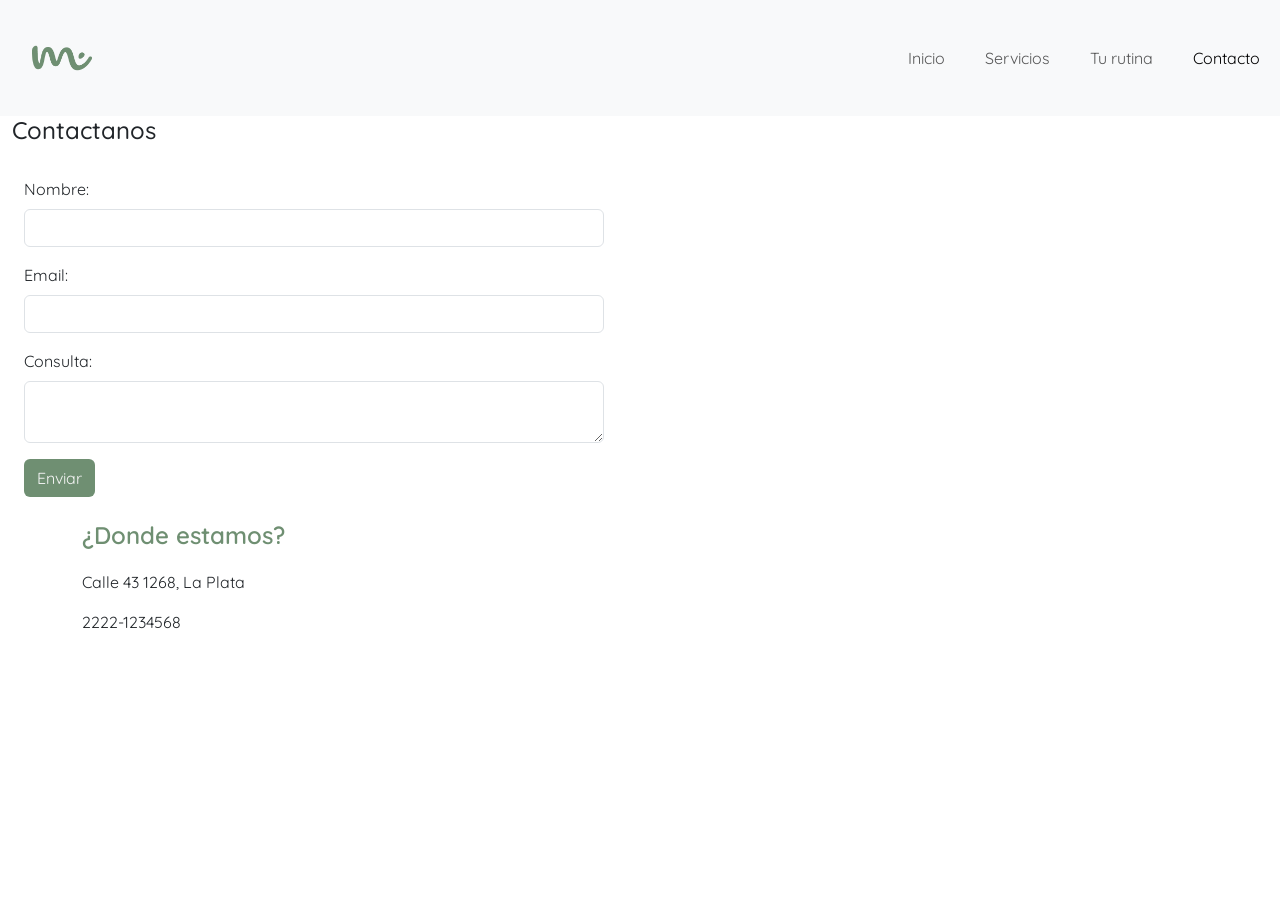
<file: contacto.html>
<!DOCTYPE html>
<html lang="es">
<head>
    <meta charset="UTF-8">
    <meta name="viewport" content="width=device-width, initial-scale=1.0">
    <title>Contacto - MI Centro de Bienestar</title>
    <link href="https://cdn.jsdelivr.net/npm/bootstrap@5.3.8/dist/css/bootstrap.min.css" rel="stylesheet"
        integrity="sha384-sRIl4kxILFvY47J16cr9ZwB07vP4J8+LH7qKQnuqkuIAvNWLzeN8tE5YBujZqJLB" crossorigin="anonymous">
    <link rel="stylesheet" href="css/index.css">
    <link rel="preconnect" href="https://fonts.googleapis.com">
    <link rel="preconnect" href="https://fonts.gstatic.com" crossorigin>
    <link
        href="https://fonts.googleapis.com/css2?family=Dancing+Script:wght@400..700&family=Indie+Flower&family=Quicksand:wght@300..700&display=swap"
        rel="stylesheet">
</head>
<body>
    <header>
    <nav class="navbar navbar-expand-lg bg-light">
        <div class="container-fluid">
            <img class="navbar-brand" src="imagenes/MI Centro de bienestar-12.png" alt="logo" width="100" height="100">
            <button class="navbar-toggler" type="button" data-bs-toggle="collapse" data-bs-target="#navbarNavAltMarkup"
                aria-controls="navbarNavAltMarkup" aria-expanded="false" aria-label="Toggle navigation">
                <span class="navbar-toggler-icon"></span>
            </button>
            <div class="collapse navbar-collapse" id="navbarNavAltMarkup">
                <div class="navbar-nav gap-4">
                    <a class="nav-link" aria-current="page" href="index.html">Inicio</a>
                    <a class="nav-link" href="servicios.html">Servicios</a>
                    <a class="nav-link" href="turutina.html">Tu rutina</a>
                    <a class="nav-link active" href="contacto.html">Contacto</a>
                    
                </div>
            </div>
        </div>
    </nav>
    </header>
    <div class="container-fluid">
        <div class="rol">
            <div class="col">
                <h4>Contactanos</h4>
            </div>
        </div>
    </div>
    <div class="row justify-content-start">
        <div class="col-md-6">
            <form class="d-flex flex-column m-4">
                <div class="mb-3">
                    <label for="name" class="form-label">Nombre: </label>
                    <input type="text" id="name" class="form-control">
                </div>
                <div class="mb-3">
                    <label for="email" class="form-label">Email: </label>
                    <input type="email" id="email" class="form-control">
                </div>
                <div class="mb-3">
                    <label for="consulta" class="form-label">Consulta: </label>
                    <textarea id="consulta" class="form-control"></textarea>
                </div>
                <div class="d-grid gap-2 d-md-block">
                    <button class="btn btn-enviar" type="button">Enviar</button>
                </div>
            </form>
        </div>
    </div>
    <footer>
        <div class="container">
            <div class="row">
                <div class="col-md-4">
                    <h5 class="ubicacion">¿Donde estamos?</h5>
                    <address>Calle 43 1268, La Plata</address>
                    <p>2222-1234568</p>
                </div>
                <div class="col-md-8">
                    <iframe
                        src="https://www.google.com/maps/embed?pb=!1m18!1m12!1m3!1d3271.3629265649124!2d-57.97267692369349!3d-34.92243387440098!2m3!1f0!2f0!3f0!3m2!1i1024!2i768!4f13.1!3m3!1m2!1s0x95a2e723a98a719d%3A0x664aacdb3caf314b!2sMI%20Centro%20de%20Bienestar!5e0!3m2!1ses-419!2sar!4v1773335831852!5m2!1ses-419!2sar"
                        class="w-100" height="300" style="border:0;" allowfullscreen="" loading="lazy"
                        referrerpolicy="no-referrer-when-downgrade"></iframe>
                </div>
            </div>
        </div>
    </footer>
    <script src="https://cdn.jsdelivr.net/npm/bootstrap@5.3.8/dist/js/bootstrap.bundle.min.js"
        integrity="sha384-FKyoEForCGlyvwx9Hj09JcYn3nv7wiPVlz7YYwJrWVcXK/BmnVDxM+D2scQbITxI"
        crossorigin="anonymous"></script>
        <script src="js/carrusel.js">
        </script>
        <script src="js/tipo-de-piel.js"></script>
</body>
</html>
</file>
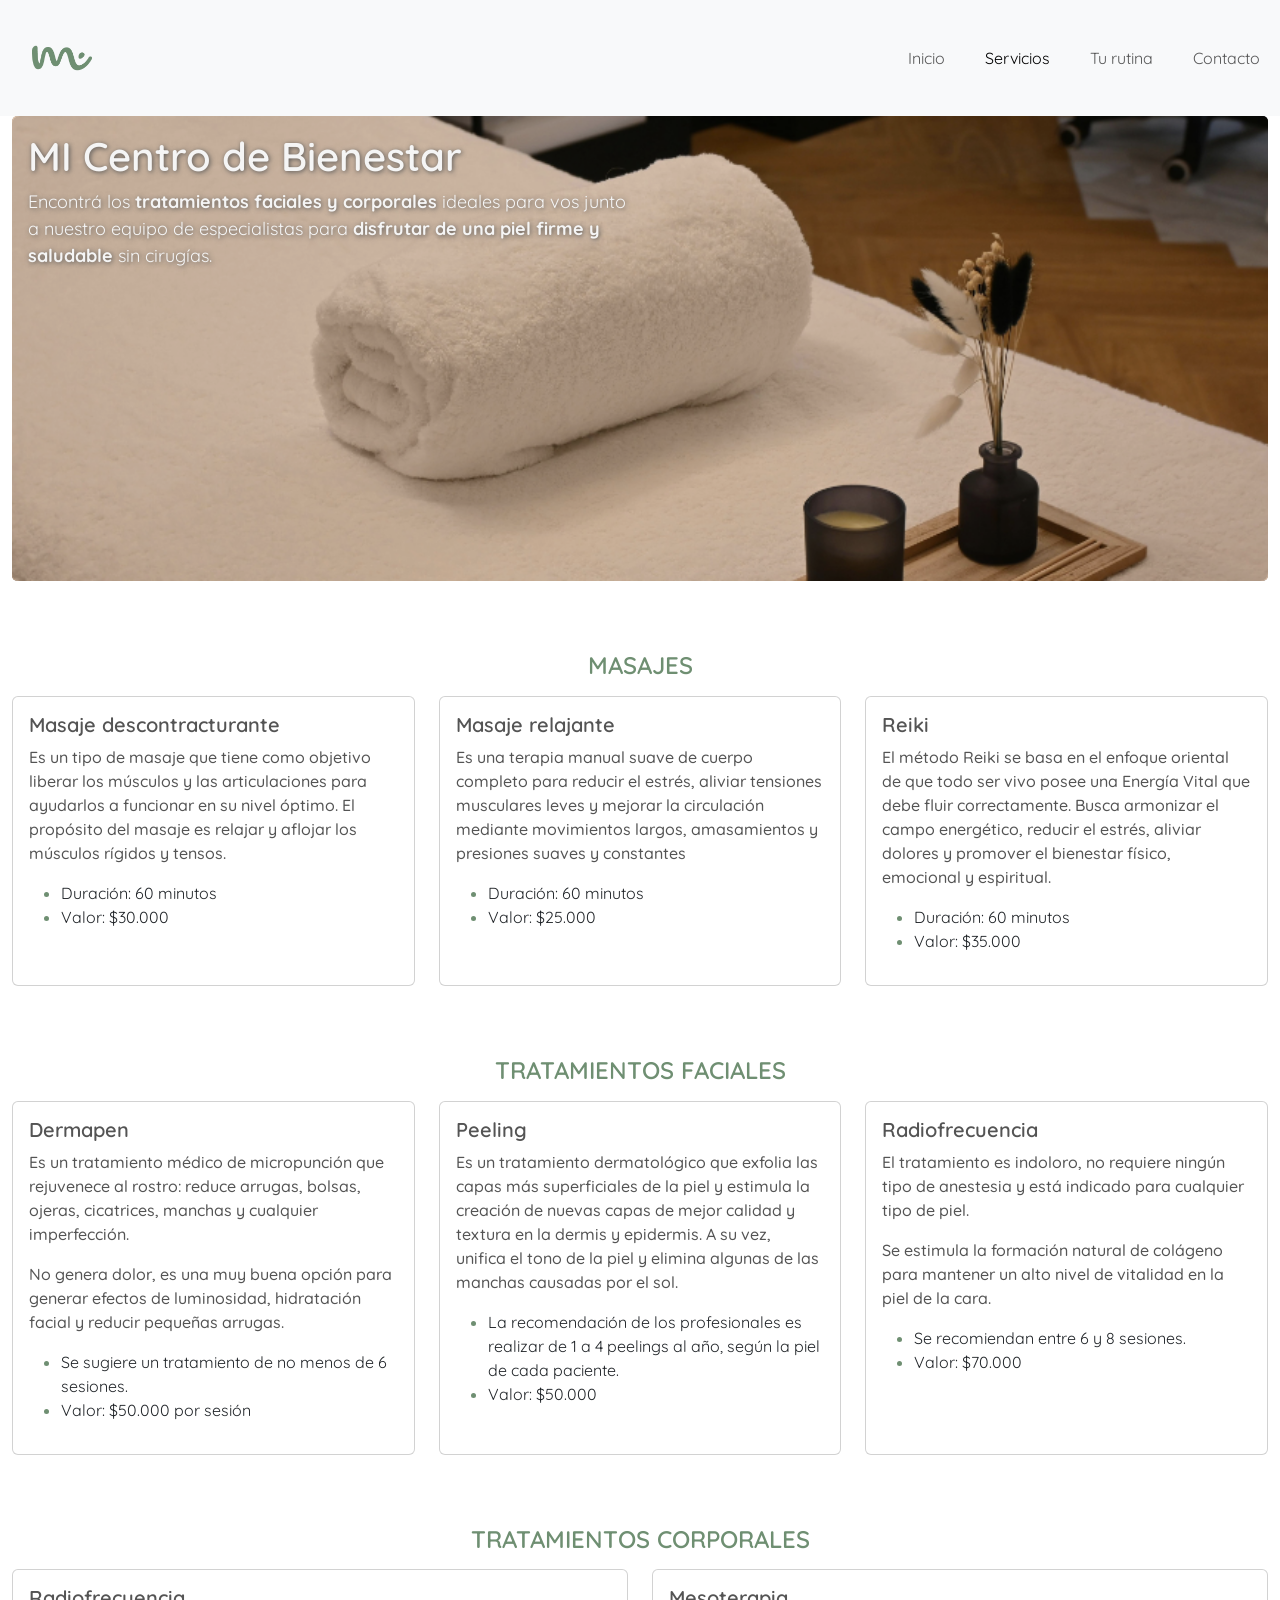
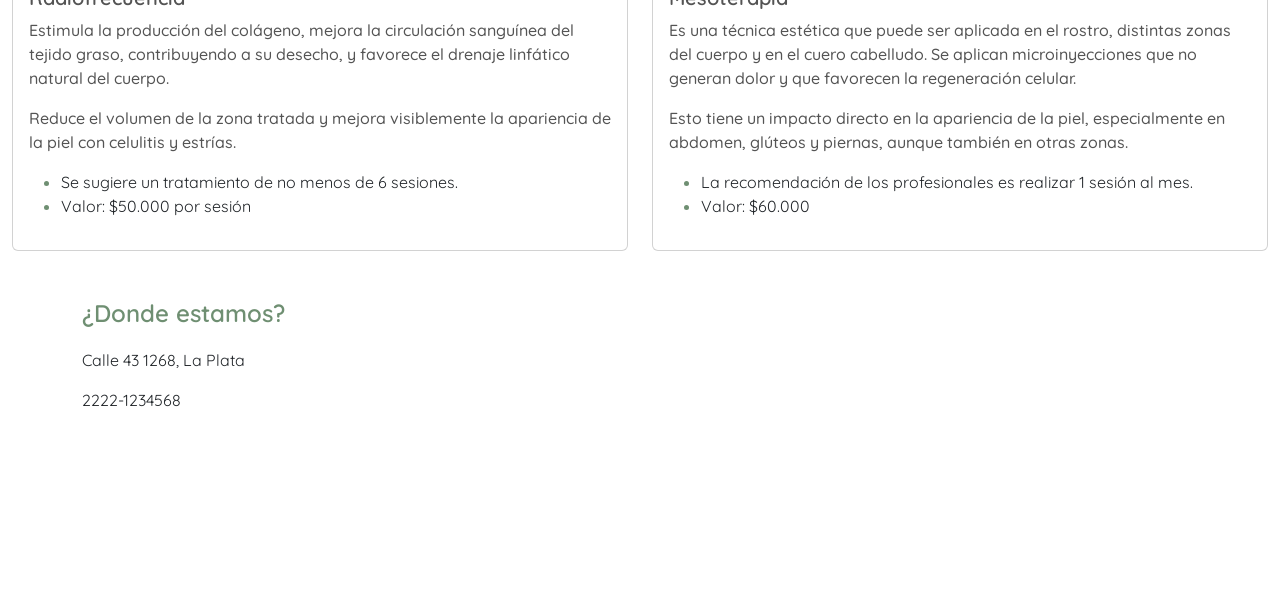
<file: servicios.html>
<!DOCTYPE html>
<html lang="es">

<head>
    <meta charset="UTF-8">
    <meta name="viewport" content="width=device-width, initial-scale=1.0">
    <title>Servicios - MI Centro de Bienestar</title>
    <link href="https://cdn.jsdelivr.net/npm/bootstrap@5.3.8/dist/css/bootstrap.min.css" rel="stylesheet"
        integrity="sha384-sRIl4kxILFvY47J16cr9ZwB07vP4J8+LH7qKQnuqkuIAvNWLzeN8tE5YBujZqJLB" crossorigin="anonymous">
    <link rel="stylesheet" href="css/index.css">
    <link rel="preconnect" href="https://fonts.googleapis.com">
    <link rel="preconnect" href="https://fonts.gstatic.com" crossorigin>
    <link
        href="https://fonts.googleapis.com/css2?family=Dancing+Script:wght@400..700&family=Indie+Flower&family=Quicksand:wght@300..700&display=swap"
        rel="stylesheet">
</head>

<body>
    <header>
        <nav class="navbar navbar-expand-lg bg-light">
            <div class="container-fluid">
                <img class="navbar-brand" src="imagenes/MI Centro de bienestar-12.png" alt="logo" width="100"
                    height="100">
                <button class="navbar-toggler" type="button" data-bs-toggle="collapse"
                    data-bs-target="#navbarNavAltMarkup" aria-controls="navbarNavAltMarkup" aria-expanded="false"
                    aria-label="Toggle navigation">
                    <span class="navbar-toggler-icon"></span>
                </button>
                <div class="collapse navbar-collapse" id="navbarNavAltMarkup">
                    <div class="navbar-nav gap-4">
                        <a class="nav-link" aria-current="page" href="index.html">Inicio</a>
                        <a class="nav-link active" href="servicios.html">Servicios</a>
                        <a class="nav-link" href="turutina.html">Tu rutina</a>
                        <a class="nav-link" href="contacto.html">Contacto</a>
                    </div>
                </div>
            </div>
        </nav>
    </header>
    <div class="container-fluid">
        <div class="card text-bg-dark">
            <img src="imagenes/Diseño sin título (8).png" class="card-img img-fluid"
                alt="beautiful-model-applying-cosmetic-cream-treatment-her-face-white">
            <div class="card-img-overlay">
                <h1 class="card-title text-start text-wrap">MI Centro de Bienestar</h1>
                <p class="card-text-portada col-lg-6">Encontrá los <strong>tratamientos faciales y
                        corporales</strong>
                    ideales
                    para vos junto a nuestro
                    equipo de especialistas para <strong>disfrutar de una piel firme y saludable</strong> sin
                    cirugías.
                </p>
            </div>
        </div>
    </div>
    <section id="info-masajes">
        <div class="container-fluid">
            <div class="row">
                <div class="col">
                    <h4 class="info-servicios mb-3">MASAJES</h4>
                    <div class="card-container">
                        <div class="row row-cols-1 row-cols-md-3 g-4">
                            <div class="col">
                                <div class="card h-100 d-flex flex-column">
                                    <div class="card-body">
                                        <h5 class="card-title text-center">Masaje descontracturante</h5>
                                        <p class="card-text-servicios">Es un tipo de masaje que tiene como objetivo
                                            liberar los músculos y las articulaciones para ayudarlos a funcionar en su
                                            nivel óptimo. El propósito del masaje es relajar y aflojar los músculos
                                            rígidos y tensos.</p>
                                        <ul>
                                            <li>Duración: 60 minutos</li>
                                            <li>Valor: $30.000</li>
                                        </ul>
                                    </div>
                                </div>
                            </div>
                            <div class="col">
                                <div class="card h-100 d-flex flex-column">
                                    <div class="card-body">
                                        <h5 class="card-title text-center">Masaje relajante</h5>
                                        <p class="card-text-servicios">Es una terapia manual suave de cuerpo
                                            completo para reducir el estrés, aliviar tensiones musculares leves y
                                            mejorar
                                            la circulación mediante movimientos largos, amasamientos y presiones suaves
                                            y constantes
                                        </p>
                                        <ul>
                                            <li>Duración: 60 minutos</li>
                                            <li>Valor: $25.000</li>
                                        </ul>
                                    </div>
                                </div>
                            </div>
                            <div class="col">
                                <div class="card h-100 d-flex flex-column">
                                    <div class="card-body">
                                        <h5 class="card-title text-center">Reiki</h5>
                                        <p class="card-text-servicios">El método Reiki se basa en el enfoque oriental de
                                            que todo ser vivo posee una Energía Vital que debe fluir correctamente.
                                            Busca armonizar el campo energético, reducir el estrés, aliviar dolores y
                                            promover el bienestar físico, emocional y espiritual.</p>
                                        <ul>
                                            <li>Duración: 60 minutos</li>
                                            <li>Valor: $35.000</li>
                                        </ul>
                                    </div>
                                </div>
                            </div>
                        </div>
                    </div>
                </div>
            </div>
        </div>
        </div>
    </section>
    <section id="info-faciales">
        <div class="container-fluid">
            <div class="row">
                <div class="col">
                    <h4 class="info-servicios mb-3">TRATAMIENTOS FACIALES</h4>
                    <div class="card-container">
                        <div class="row row-cols-1 row-cols-md-3 g-4">
                            <div class="col">
                                <div class="card h-100 d-flex flex-column">
                                    <div class="card-body">
                                        <h5 class="card-title text-center">Dermapen</h5>
                                        <p class="card-text-servicios">Es un tratamiento médico de micropunción que
                                            rejuvenece al rostro: reduce arrugas, bolsas, ojeras, cicatrices, manchas y
                                            cualquier imperfección.</p>
                                        <p class="card-text-servicios">No genera dolor, es una muy buena opción para
                                            generar efectos de luminosidad, hidratación facial y reducir pequeñas
                                            arrugas.</p>
                                        <ul>
                                            <li>Se sugiere un tratamiento de no menos de 6 sesiones.</li>
                                            <li>Valor: $50.000 por sesión</li>
                                        </ul>
                                    </div>
                                </div>
                            </div>
                            <div class="col">
                                <div class="card h-100 d-flex flex-column">
                                    <div class="card-body">
                                        <h5 class="card-title text-center">Peeling</h5>
                                        <p class="card-text-servicios">Es un tratamiento dermatológico que exfolia las
                                            capas más superficiales de la piel y estimula la creación de nuevas capas de
                                            mejor calidad y textura en la dermis y epidermis. A su vez, unifica el tono
                                            de la piel y elimina algunas de las manchas causadas por el sol.
                                        </p>
                                        <ul>
                                            <li>La recomendación de los profesionales es realizar de 1 a 4 peelings al
                                                año, según la piel de cada paciente.</li>
                                            <li>Valor: $50.000</li>
                                        </ul>
                                    </div>
                                </div>
                            </div>
                            <div class="col">
                                <div class="card h-100 d-flex flex-column">
                                    <div class="card-body">
                                        <h5 class="card-title text-center">Radiofrecuencia</h5>
                                        <p class="card-text-servicios">El tratamiento es indoloro, no requiere ningún
                                            tipo de anestesia y está indicado para cualquier tipo de piel. </p>
                                        <p class="card-text-servicios">Se estimula la formación natural de colágeno para
                                            mantener un alto nivel de
                                            vitalidad en la piel de la cara.</p>
                                        <ul>
                                            <li>Se recomiendan entre 6 y 8 sesiones.</li>
                                            <li>Valor: $70.000</li>
                                        </ul>
                                    </div>
                                </div>
                            </div>
                        </div>
                    </div>
    </section>
    <section id="info-corporales" class="mb-5">
        <div class="container-fluid">
            <div class="row">
                <div class="col">
                    <h4 class="info-servicios mb-3">TRATAMIENTOS CORPORALES</h4>
                    <div class="card-container">
                        <div class="row row-cols-1 row-cols-md-2 g-4">
                            <div class="col">
                                <div class="card h-100 d-flex flex-column">
                                    <div class="card-body">
                                        <h5 class="card-title text-center">Radiofrecuencia</h5>
                                        <p class="card-text-servicios">Estimula la producción del colágeno, mejora la
                                            circulación sanguínea del tejido graso, contribuyendo a su desecho, y
                                            favorece el drenaje linfático natural del cuerpo.</p>
                                        <p class="card-text-servicios">Reduce el volumen de la zona tratada y mejora
                                            visiblemente la apariencia de la piel con celulitis y estrías.</p>
                                        <ul>
                                            <li>Se sugiere un tratamiento de no menos de 6 sesiones.</li>
                                            <li>Valor: $50.000 por sesión</li>
                                        </ul>
                                    </div>
                                </div>
                            </div>
                            <div class="col">
                                <div class="card h-100 d-flex flex-column">
                                    <div class="card-body">
                                        <h5 class="card-title text-center">Mesoterapia</h5>
                                        <p class="card-text-servicios">Es una técnica estética que puede ser aplicada en
                                            el rostro, distintas zonas del cuerpo y en el cuero cabelludo. Se aplican
                                            microinyecciones que no generan dolor y que favorecen la regeneración
                                            celular.
                                        </p>
                                        <p class="card-text-servicios">Esto tiene un impacto directo en la apariencia de
                                            la piel, especialmente en abdomen, glúteos y piernas, aunque también en
                                            otras zonas.</p>
                                        <ul>
                                            <li>La recomendación de los profesionales es realizar 1 sesión al mes.</li>
                                            <li>Valor: $60.000</li>
                                        </ul>
                                    </div>
                                </div>
                            </div>
                        </div>
                    </div>
    </section>
    <footer>
        <div class="container">
            <div class="row">
                <div class="col-md-4">
                    <h5 class="ubicacion">¿Donde estamos?</h5>
                    <address>Calle 43 1268, La Plata</address>
                    <p>2222-1234568</p>
                </div>
                <div class="col-md-8">
                    <iframe
                        src="https://www.google.com/maps/embed?pb=!1m18!1m12!1m3!1d3271.3629265649124!2d-57.97267692369349!3d-34.92243387440098!2m3!1f0!2f0!3f0!3m2!1i1024!2i768!4f13.1!3m3!1m2!1s0x95a2e723a98a719d%3A0x664aacdb3caf314b!2sMI%20Centro%20de%20Bienestar!5e0!3m2!1ses-419!2sar!4v1773335831852!5m2!1ses-419!2sar"
                        class="w-100" height="300" style="border:0;" allowfullscreen="" loading="lazy"
                        referrerpolicy="no-referrer-when-downgrade"></iframe>
                </div>
            </div>
        </div>
    </footer>
    <script src="https://cdn.jsdelivr.net/npm/bootstrap@5.3.8/dist/js/bootstrap.bundle.min.js"
        integrity="sha384-FKyoEForCGlyvwx9Hj09JcYn3nv7wiPVlz7YYwJrWVcXK/BmnVDxM+D2scQbITxI"
        crossorigin="anonymous"></script>
    <script src="js/carrusel.js">
    </script>
    <script src="js/tipo-de-piel.js"></script>
</body>

</html>
</file>
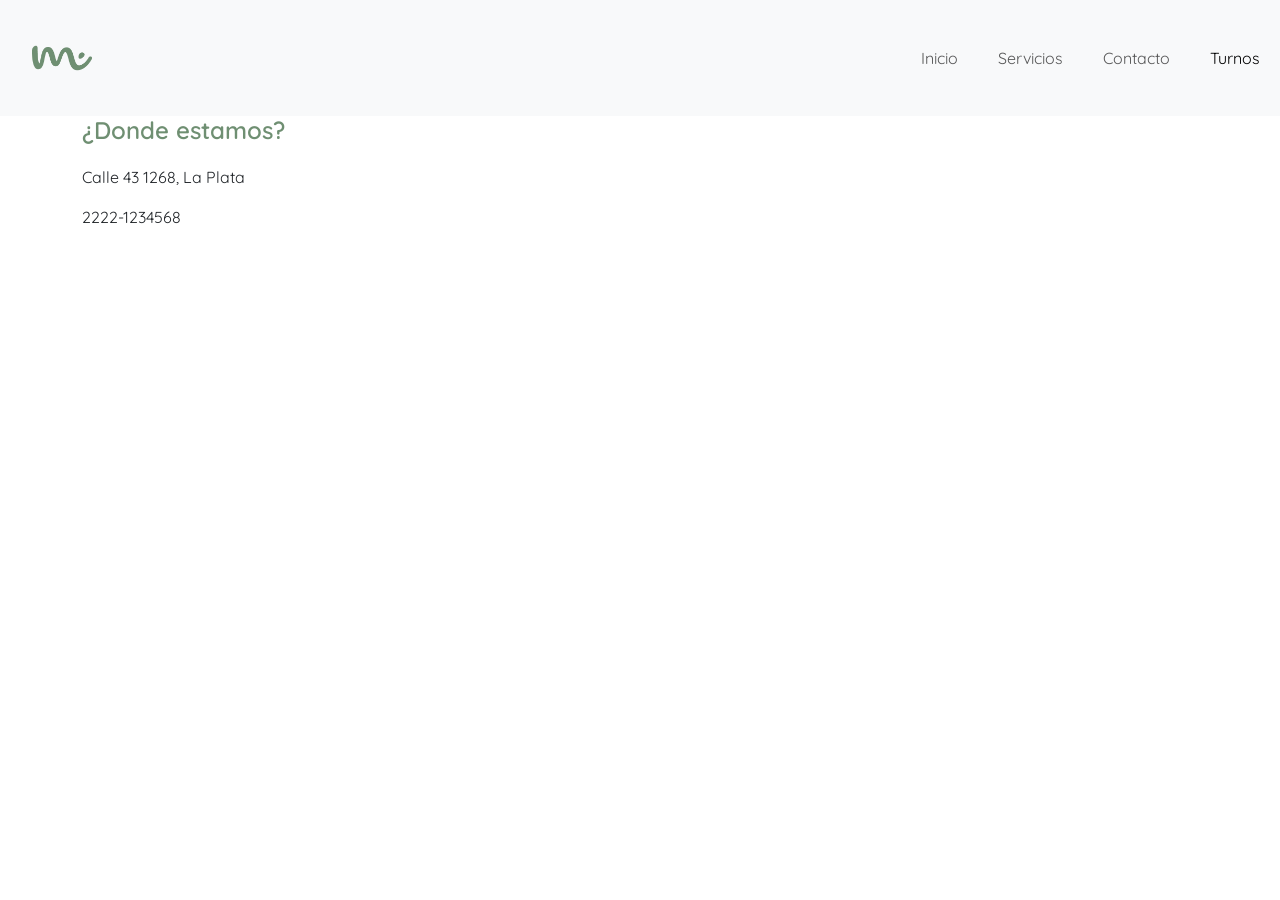
<file: turnos.html>
<!DOCTYPE html>
<html lang="es">
<head>
    <meta charset="UTF-8">
    <meta name="viewport" content="width=device-width, initial-scale=1.0">
    <title>Contacto - MI Centro de Bienestar</title>
    <link href="https://cdn.jsdelivr.net/npm/bootstrap@5.3.8/dist/css/bootstrap.min.css" rel="stylesheet"
        integrity="sha384-sRIl4kxILFvY47J16cr9ZwB07vP4J8+LH7qKQnuqkuIAvNWLzeN8tE5YBujZqJLB" crossorigin="anonymous">
    <link rel="stylesheet" href="css/index.css">
    <link rel="preconnect" href="https://fonts.googleapis.com">
    <link rel="preconnect" href="https://fonts.gstatic.com" crossorigin>
    <link
        href="https://fonts.googleapis.com/css2?family=Dancing+Script:wght@400..700&family=Indie+Flower&family=Quicksand:wght@300..700&display=swap"
        rel="stylesheet">
</head>
<body>
    <header>
    <nav class="navbar navbar-expand-lg bg-light">
        <div class="container-fluid">
            <img class="navbar-brand" src="imagenes/MI Centro de bienestar-12.png" alt="logo" width="100" height="100">
            <button class="navbar-toggler" type="button" data-bs-toggle="collapse" data-bs-target="#navbarNavAltMarkup"
                aria-controls="navbarNavAltMarkup" aria-expanded="false" aria-label="Toggle navigation">
                <span class="navbar-toggler-icon"></span>
            </button>
            <div class="collapse navbar-collapse" id="navbarNavAltMarkup">
                <div class="navbar-nav gap-4">
                    <a class="nav-link" aria-current="page" href="index.html">Inicio</a>
                    <a class="nav-link" href="servicios.html">Servicios</a>
                    <a class="nav-link" href="contacto.html">Contacto</a>
                    <a class="nav-link active" href="turnos.html">Turnos</a>
                </div>
            </div>
        </div>
    </nav>
    </header>
     <footer>
        <div class="container">
            <div class="row">
                <div class="col-md-4">
                    <h5 class="ubicacion">¿Donde estamos?</h5>
                    <address>Calle 43 1268, La Plata</address>
                    <p>2222-1234568</p>
                </div>
                <div class="col-md-8">
                    <iframe
                        src="https://www.google.com/maps/embed?pb=!1m18!1m12!1m3!1d3271.3629265649124!2d-57.97267692369349!3d-34.92243387440098!2m3!1f0!2f0!3f0!3m2!1i1024!2i768!4f13.1!3m3!1m2!1s0x95a2e723a98a719d%3A0x664aacdb3caf314b!2sMI%20Centro%20de%20Bienestar!5e0!3m2!1ses-419!2sar!4v1773335831852!5m2!1ses-419!2sar"
                        class="w-100" height="300" style="border:0;" allowfullscreen="" loading="lazy"
                        referrerpolicy="no-referrer-when-downgrade"></iframe>
                </div>
            </div>
        </div>
    </footer>
    <script src="https://cdn.jsdelivr.net/npm/bootstrap@5.3.8/dist/js/bootstrap.bundle.min.js"
        integrity="sha384-FKyoEForCGlyvwx9Hj09JcYn3nv7wiPVlz7YYwJrWVcXK/BmnVDxM+D2scQbITxI"
        crossorigin="anonymous"></script>
</body>
</html>
</file>
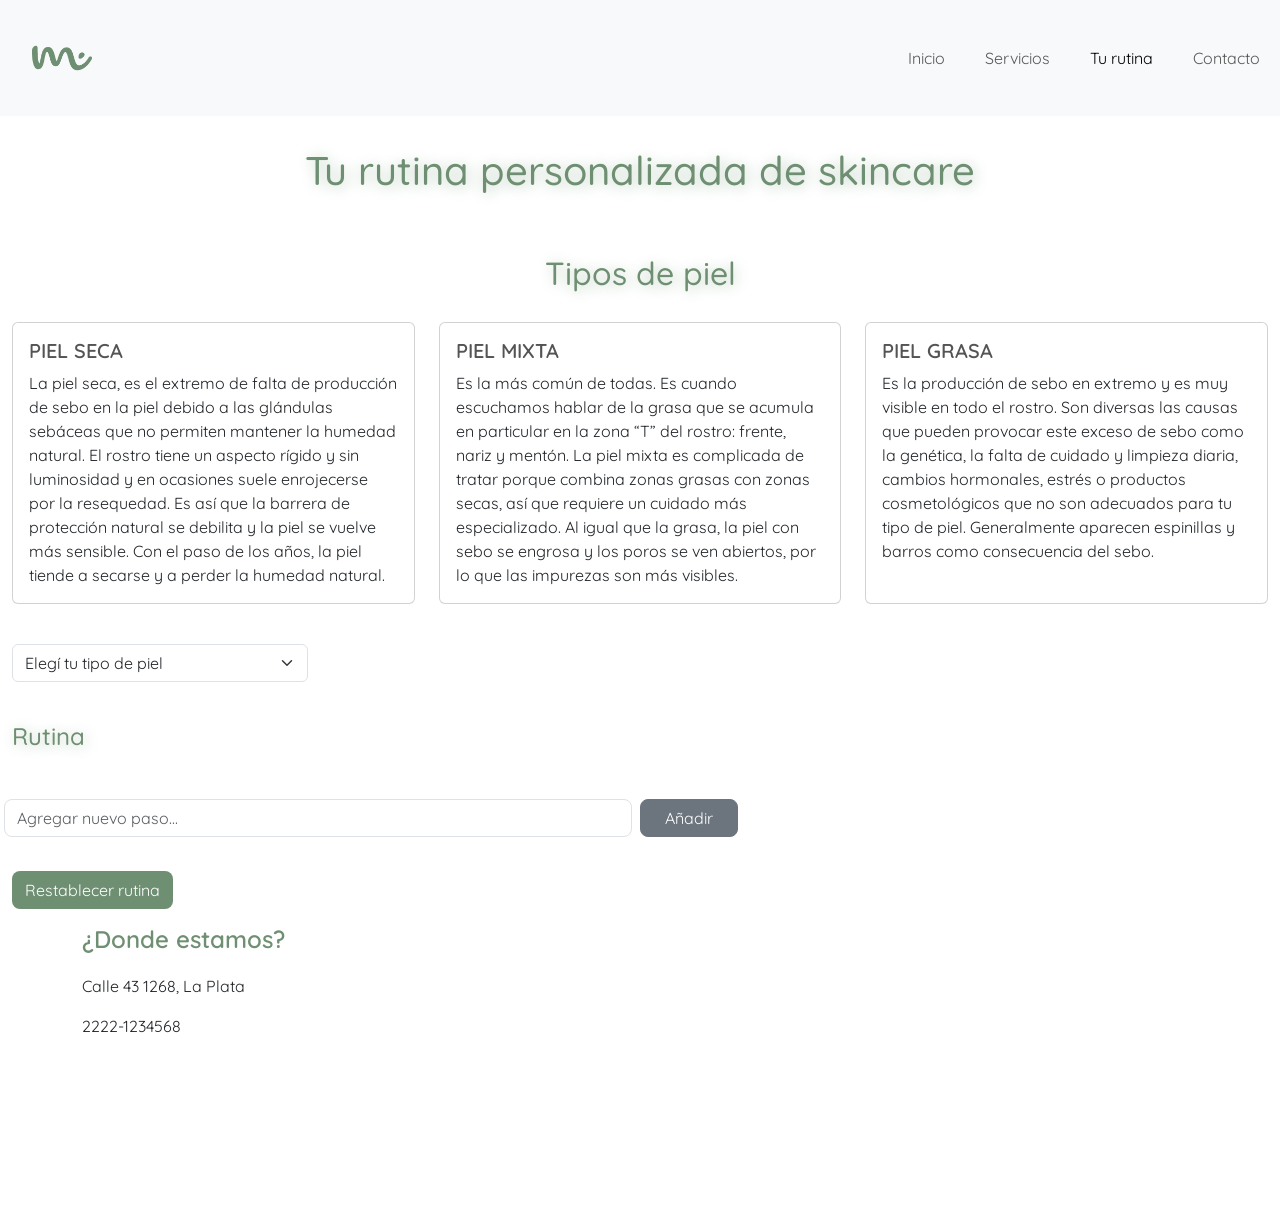
<file: turutina.html>
<!DOCTYPE html>
<html lang="es">

<head>
    <meta charset="UTF-8">
    <meta name="viewport" content="width=device-width, initial-scale=1.0">
    <title>Tu rutina - MI Centro de Bienestar</title>
    <link href="https://cdn.jsdelivr.net/npm/bootstrap@5.3.8/dist/css/bootstrap.min.css" rel="stylesheet"
        integrity="sha384-sRIl4kxILFvY47J16cr9ZwB07vP4J8+LH7qKQnuqkuIAvNWLzeN8tE5YBujZqJLB" crossorigin="anonymous">
    <link rel="stylesheet" href="css/index.css">
    <link rel="preconnect" href="https://fonts.googleapis.com">
    <link rel="preconnect" href="https://fonts.gstatic.com" crossorigin>
    <link
        href="https://fonts.googleapis.com/css2?family=Dancing+Script:wght@400..700&family=Indie+Flower&family=Quicksand:wght@300..700&display=swap"
        rel="stylesheet">
</head>

<body>
    <header>
        <nav class="navbar navbar-expand-lg bg-light">
            <div class="container-fluid">
                <img class="navbar-brand" src="imagenes/MI Centro de bienestar-12.png" alt="logo" width="100"
                    height="100">
                <button class="navbar-toggler" type="button" data-bs-toggle="collapse"
                    data-bs-target="#navbarNavAltMarkup" aria-controls="navbarNavAltMarkup" aria-expanded="false"
                    aria-label="Toggle navigation">
                    <span class="navbar-toggler-icon"></span>
                </button>
                <div class="collapse navbar-collapse" id="navbarNavAltMarkup">
                    <div class="navbar-nav gap-4">
                        <a class="nav-link" aria-current="page" href="index.html">Inicio</a>
                        <a class="nav-link" href="servicios.html">Servicios</a>
                        <a class="nav-link active" href="turutina.html">Tu rutina</a>
                        <a class="nav-link" href="contacto.html">Contacto</a>
                    </div>
                </div>
            </div>
        </nav>
    </header>
    <div class="container-fluid container-presentacion-rutina">
        <div class="row">
            <div class="col">
                <h1 class="presentacion">Tu rutina personalizada de skincare</h1>
            </div>
        </div>
    </div>
    <div class="container-fluid">
        <h2 class="tipos-de-piel">Tipos de piel</h2>
        <div class="row row-cols-1 row-cols-md-3 g-4">
            <div class="col">
                <div class="card h-100">
                    <div class="card-body">
                        <h5 class="card-title">PIEL SECA</h5>
                        <p class="card-text">La piel seca, es el extremo de falta de producción de sebo en la piel
                            debido a las glándulas sebáceas que no permiten mantener la humedad natural. El rostro
                            tiene
                            un aspecto rígido y sin luminosidad y en ocasiones suele enrojecerse por la resequedad.
                            Es
                            así que la barrera de protección natural se debilita y la piel se vuelve más sensible.
                            Con
                            el paso de los años, la piel tiende a secarse y a perder la humedad natural.</p>
                    </div>
                </div>
            </div>
            <div class="col">
                <div class="card h-100">
                    <div class="card-body">
                        <h5 class="card-title">PIEL MIXTA</h5>
                        <p class="card-text">Es la más común de todas. Es cuando escuchamos hablar de la grasa que
                            se
                            acumula en particular en la zona “T” del
                            rostro: frente, nariz y mentón. La piel mixta es complicada de tratar porque combina
                            zonas
                            grasas con zonas secas, así que requiere un cuidado más especializado. Al igual que la
                            grasa, la piel con sebo se engrosa y los poros se ven abiertos, por lo que las impurezas
                            son
                            más visibles.</p>
                    </div>
                </div>
            </div>
            <div class="col">
                <div class="card h-100">
                    <div class="card-body">
                        <h5 class="card-title">PIEL GRASA</h5>
                        <p class="card-text">Es la producción de sebo en extremo y es muy visible en todo el rostro.
                            Son
                            diversas las causas que pueden provocar este exceso de sebo como la genética, la falta
                            de
                            cuidado y limpieza diaria, cambios hormonales, estrés o productos cosmetológicos que no
                            son
                            adecuados para tu tipo de piel. Generalmente aparecen espinillas y barros como
                            consecuencia
                            del sebo.</p>
                    </div>
                </div>
            </div>
        </div>
    </div>
    </section>
    <section>
        <div class="container-fluid">
            <div class="row mt-3">
                <div class="col-12 col-md-4 col-lg-3">
                    <select id="skin-select" class="form-select" aria-label="Default select example">
                        <option value="" disabled selected>Elegí tu tipo de piel</option>
                        <option value="seca">Piel seca</option>
                        <option value="mixta">Piel mixta</option>
                        <option value="grasa">Piel grasa</option>
                    </select>
                </div>
            </div>
        </div>
    </section>
    <section>
        <div class="container-fluid">
            <div class="col">
                <div class="row">
                    <h4 id="rutina-titulo">Rutina</h4>
                    <ul id="task-list"></ul>

                    <form id="task-form" class="row g-2 my-3">
                        <div class="col-12 col-md-8 col-lg-6">
                            <input id="new-task" type="text" class="form-control" placeholder="Agregar nuevo paso..."
                                required />
                        </div>

                        <div class="col-auto">
                            <button class="btn btn-secondary px-4" type="submit">
                                Añadir
                            </button>
                        </div>
                    </form>

                    <div class="row mt-2">
                        <div class="col-auto">
                            <button id="reset-btn" class="btn">
                                Restablecer rutina
                            </button>
                        </div>
                    </div>
                    <p id="save-hint"></p>
                </div>
            </div>
        </div>
    </section>
    <footer>
        <div class="container">
            <div class="row">
                <div class="col-md-4">
                    <h5 class="ubicacion">¿Donde estamos?</h5>
                    <address>Calle 43 1268, La Plata</address>
                    <p>2222-1234568</p>
                </div>
                <div class="col-md-8">
                    <iframe
                        src="https://www.google.com/maps/embed?pb=!1m18!1m12!1m3!1d3271.3629265649124!2d-57.97267692369349!3d-34.92243387440098!2m3!1f0!2f0!3f0!3m2!1i1024!2i768!4f13.1!3m3!1m2!1s0x95a2e723a98a719d%3A0x664aacdb3caf314b!2sMI%20Centro%20de%20Bienestar!5e0!3m2!1ses-419!2sar!4v1773335831852!5m2!1ses-419!2sar"
                        class="w-100" height="300" style="border:0;" allowfullscreen="" loading="lazy"
                        referrerpolicy="no-referrer-when-downgrade"></iframe>
                </div>
            </div>
        </div>
    </footer>
    <script src="https://cdn.jsdelivr.net/npm/bootstrap@5.3.8/dist/js/bootstrap.bundle.min.js"
        integrity="sha384-FKyoEForCGlyvwx9Hj09JcYn3nv7wiPVlz7YYwJrWVcXK/BmnVDxM+D2scQbITxI"
        crossorigin="anonymous"></script>
    <script src="js/carrusel.js">
    </script>
    <script src="js/tipo-de-piel.js"></script>
</body>

</html>
</file>
<file: css/index.css>
#navbarNavAltMarkup {
    justify-content: flex-end;
}

body {
    font-family: "Quicksand", sans-serif;
    overflow-x: hidden;
}

.foto-portada {
    border-radius: 10px;
    margin-bottom: 20px;
    }

h1.presentacion, h2.presentacion-servicios, h2.presentacion-lugar {

    font-optical-sizing: auto;
    font-weight: 500;
    font-style: normal;
    margin: 30px;
    text-align: center;
    color: #6f8f72;
    text-shadow: 2px 2px 15px #b5cab7;
}

p.texto-presentacion {

    font-size: large;
    text-align: center;
    font-weight: 500;
    font-optical-sizing: auto;
    color: #545454;
}

h5.card-title {
    font-weight: 600;
    color: #545454;
}

p.card-text-servicios {
    font-size: medium;
    font-weight: 500;
    color: #545454;
}

.card-body {
    display: flex;
    flex-direction: column;
    align-items: flex-start;
}

.btn-vermas {
    background-color: #6f8f72;
    color: whitesmoke;
    border-radius: 5px;
    border: 2px solid #6f8f72;
    padding: 4px;
    text-decoration: none;
    margin-top: auto;
}

.servicios {
    margin-bottom: 60px;
}

.container-ubicacion {
    margin-top: 60px;
}

h5.ubicacion {
    margin-bottom: 20px;
    font-size: x-large;
    color: #6f8f72;
    font-weight: 600;
}

div.card.text-bg-dark {
    border: none;


}

h1.card-title.text-start {
    color: whitesmoke;
    font-weight: 600;
    text-shadow: 1px 1px 5px #545454;

}

p.card-text-portada {
    color: whitesmoke;
    font-weight: 400;
    text-shadow: 1px 1px 5px #545454;
    font-size: large;

}

@media (max-width:442px) {
    h1.card-title.text-start {
        font-size: medium;
        font-weight: 600;

    }

    p.card-text-portada {
        font-size: small;
        font-weight: 400;
        line-height: normal;

    }
}

h4.info-servicios {
    margin: 30px 0;
    text-align: center;
    color: #6f8f72;
    font-weight: 600;
}

ul li {
    list-style-type: disc;
}

ul li::marker {
    color: #6f8f72;
}

button.btn.btn-enviar {
    background-color: #6f8f72;
    color: whitesmoke;
}

.card-img-overlay{
    background: rgba(0,0,0,0.15);
    border-radius: 8px;
}

section{
    margin-top: 40px;
}

.carrusel-container {
    position: relative;
    max-width: 1000px;
    margin: 20px auto;
    overflow: hidden;
    
}

.carrusel {
    display: flex;
    transition: transform .5s ease-in-out;
}

.carrusel-item {
    min-width: 100%;
    position: relative;
    overflow: hidden;
    padding: 0 15px;
    box-sizing: border-box;
}

.carrusel-item img{
    width: 100%;
    height: 500px;
    object-fit: cover;
    display: block;
    border-radius: 8px;
}

.content-indicators {
    position: absolute;
    bottom: 20px;
    left: 50%;
    transform: translateX(-50%);
    display: flex;
    gap: 10px;
}

.indicator {
    width: 12px;
    height: 12px;
    border-radius: 50%;
    background-color:rgba(181, 202, 183, 0.8);
    cursor: pointer;
    transition: background .3s;
}

.indicator:active {
    background-color: rgb(181, 202, 183);
}

.tipos-de-piel {
    font-optical-sizing: auto;
    font-weight: 500;
    font-style: normal;
    margin: 30px;
    text-align: center;
    color: #6f8f72;
    text-shadow: 2px 2px 15px #b5cab7;
}

#rutina-titulo {
    font-optical-sizing: auto;
    font-weight: 500;
    font-style: normal;
    text-align: start;
    color: #6f8f72;
    text-shadow: 2px 2px 15px #b5cab7;
}

#task-list {
  list-style: none;
  padding-left: 0;
}

#task-list li {
  background: #fff;
  padding: 10px;
  border-radius: 8px;
  border: 1px solid #ddd;
}

#task-list li span {
  flex: 1;
}

#task-form input {
  border-radius: 8px;
}

#task-form button {
  border-radius: 8px;
}

#reset-btn {
  margin-top: 10px;
  border-radius: 8px;
  background-color: #6f8f72;
  color: white;
  font-weight:normal; 
}
</file>
